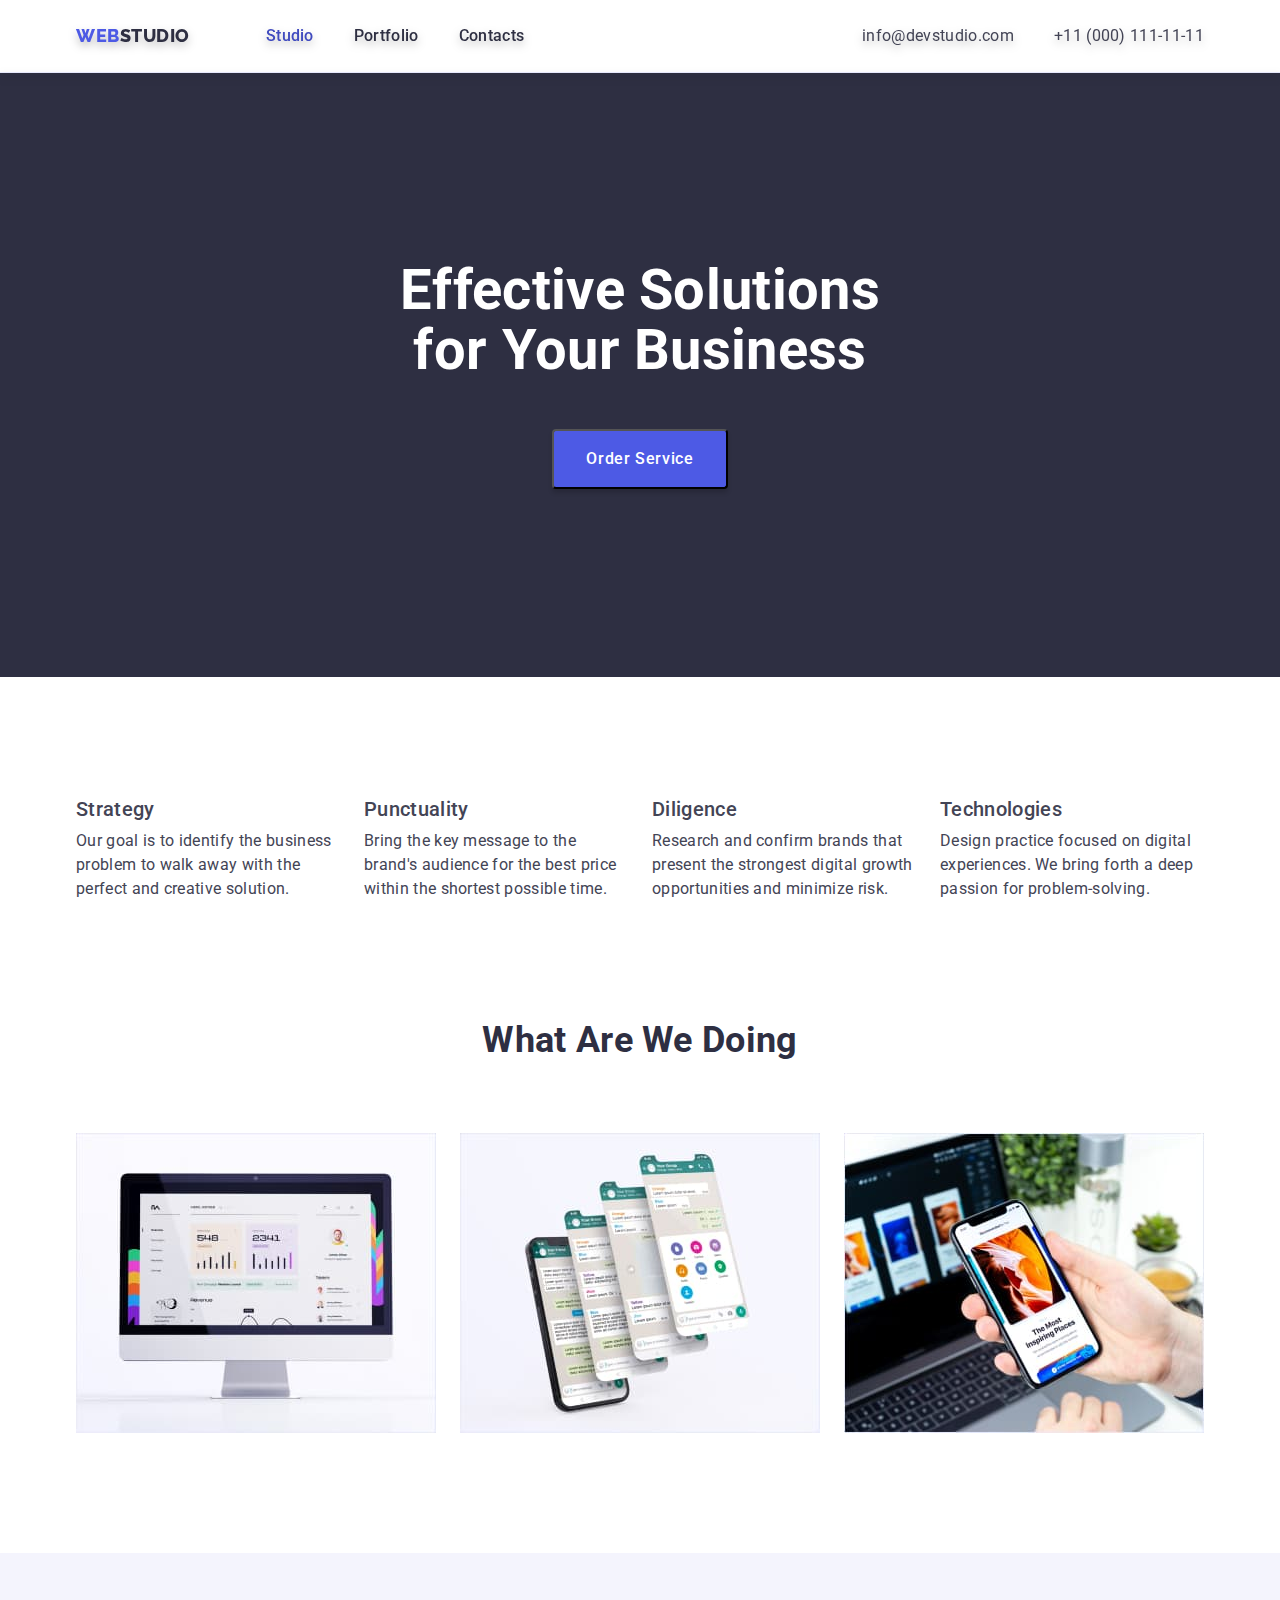
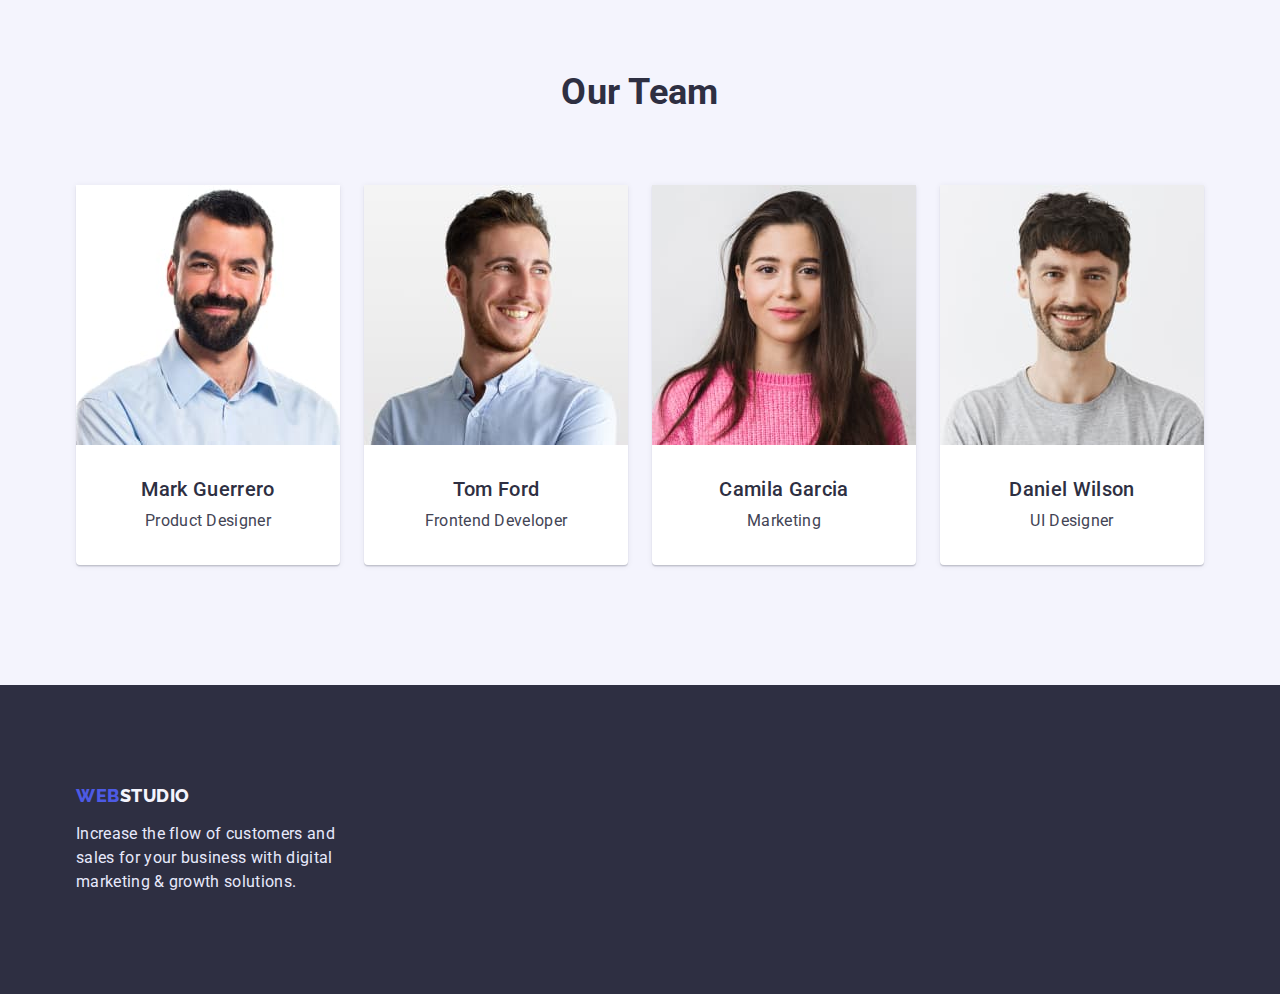
<file: index.html>
<!DOCTYPE html>
<html lang="en">
<head>
    <meta charset="UTF-8">
    <meta http-equiv="X-UA-Compatible" content="IE=edge">
    <meta name="viewport" content="width=device-width, initial-scale=1.0">
    <title>Студія</title>
    <link rel="preconnect" href="https://fonts.googleapis.com">
    <link rel="preconnect" href="https://fonts.gstatic.com" crossorigin>
    <link href="https://fonts.googleapis.com/css2?family=Raleway:wght@800&family=Roboto:wght@400;500;700;900&display=swap"
        rel="stylesheet">
    <link rel="stylesheet" href="https://cdnjs.cloudflare.com/ajax/libs/modern-normalize/1.1.0/modern-normalize.min.css">
    <link rel="stylesheet" href="./css/style.css">
</head>
<body>
    <header class="header">
        <div class="conteiner header-conteiner">
            <nav class="header-nav">
                <a class="logo" href="./index.html"><span class="logo-decor">Web</span>Studio</a>
                <ul class="header-nav-list list">
                    <li class="header-item">
                        <a class="link current" href="./index.html">Studio</a>
                    </li>
                    <li class="header-item">
                        <a class="link" href="./portfolio.html">Portfolio</a>
                    </li>
                    <li class="header-item">
                        <a class="link" href="">Contacts</a>
                    </li>
                </ul>
            </nav>
            <address>
                <ul class="header-contacts list">
                    <li class="header-contacts-item">
                        <a href="mailto:info@devstudio.com" class="link">info@devstudio.com</a>
                    </li>
                    <li class="header-contacts-item">
                        <a href="tel:+110001111111" class="link">+11 (000) 111-11-11</a>
                    </li>
                </ul>
            </address>
        </div>        
    </header>
    <main>
            <section class="hero">
                <div class="conteiner">
                    <h1 class="hero-title">Effective Solutions for Your Business</h1>
                    <button class="hero-button" type="button">Order Service</button>
                </div>                    
            </section>
            <section class="functions section">
                <div class="conteiner">
                    <h2 class="visually-hidden">functions</h2>
                    <ul class="functions-list list">
                        <li class="functions-item">
                            <h3 class="functions-title">Strategy</h3>
                            <p class="functions-text">Our goal is to identify the business
                                        problem to walk away with the perfect and creative solution.</p>
                        </li>
                        <li class="functions-item">
                            <h3 class="functions-title">Punctuality</h3>
                            <p class="functions-text">Bring the key message to the brand's audience for the best price within the
                                        shortest possible time.</p>
                        </li>
                        <li class="functions-item">
                            <h3 class="functions-title">Diligence</h3>
                            <p class="functions-text">Research and confirm brands that present the strongest digital growth
                                        opportunities and minimize risk.</p>
                        </li>
                        <li class="functions-item">
                            <h3 class="functions-title">Technologies</h3>
                            <p class="functions-text">Design practice focused on digital experiences. We bring forth a deep passion for
                                        problem-solving.</p>
                        </li>
                    </ul>
                </div>
            </section>       
            <section class="work section">
                <div class="conteiner">
                    <h2 class="section-title">What are we doing</h2>
                    <ul class="working-list list">
                        <li class="working-item">
                            <img src="./images/desctop.jpg" alt="desctop" width="360" height="300">
                        </li>
                        <li class="working-item">
                            <img src="./images/listing.jpg" alt="listing" width="360" height="300">
                        </li>
                        <li class="working-item">
                            <img src="./images/adaptiv.jpg" alt="adaptiv" width="360" height="300">
                        </li>
                    </ul>
                </div>
            </section>
            <section class="comand section">
                <div class="conteiner">
                    <h2 class="section-title">Our Team</h2>
                    <ul class="comand-list list">
                        <li class="comand-card">
                            <article>
                                <img class="comand-img" src="./images/productdesigner.jpg" alt="product designer" width="264" height="260">
                                <div class="comand-card-content">
                                    <h3 class="comand-title">Mark Guerrero</h3>
                                    <p class="comand-text">Product Designer</p>
                                </div>
                            </article>                            
                        </li>
                        <li class="comand-card">
                            <article>
                                <img class="comand-img" src="./images/frontenddeveloper.jpg" alt="frontend developer" width="264" height="260">
                                <div class="comand-card-content">
                                    <h3 class="comand-title">Tom Ford</h3>
                                    <p class="comand-text">Frontend Developer</p>
                                </div>
                            </article>                            
                        </li>
                        <li class="comand-card">
                            <article>
                                <img class="comand-img" src="./images/marketing.jpg" alt="marketing" width="264" height="260">
                                <div class="comand-card-content">
                                    <h3 class="comand-title">Camila Garcia</h3>
                                    <p class="comand-text">Marketing</p>
                                </div>
                            </article>
                        </li>
                        <li class="comand-card">
                            <article>
                                <img class="comand-img" src="./images/uidesigner.jpg" alt="ui designer" width="264" height="260">
                                <div class="comand-card-content">
                                    <h3 class="comand-title">Daniel Wilson</h3>
                                    <p class="comand-text">UI Designer</p>
                                </div>
                            </article>
                        </li>
                    </ul>
                </div>
            </section>        
    </main>
    <footer class="footer">
        <div class="conteiner">
            <div class="footer-content">
                <a class="footer-logo" href="./index.html"><span class="logo-decor">Web</span>Studio</a>
                <p class="footer-text">Increase the flow of customers and sales for your business with digital marketing & growth
                                    solutions.</p>
            </div>
        </div>
    </footer>
</body>
</html>
</file>
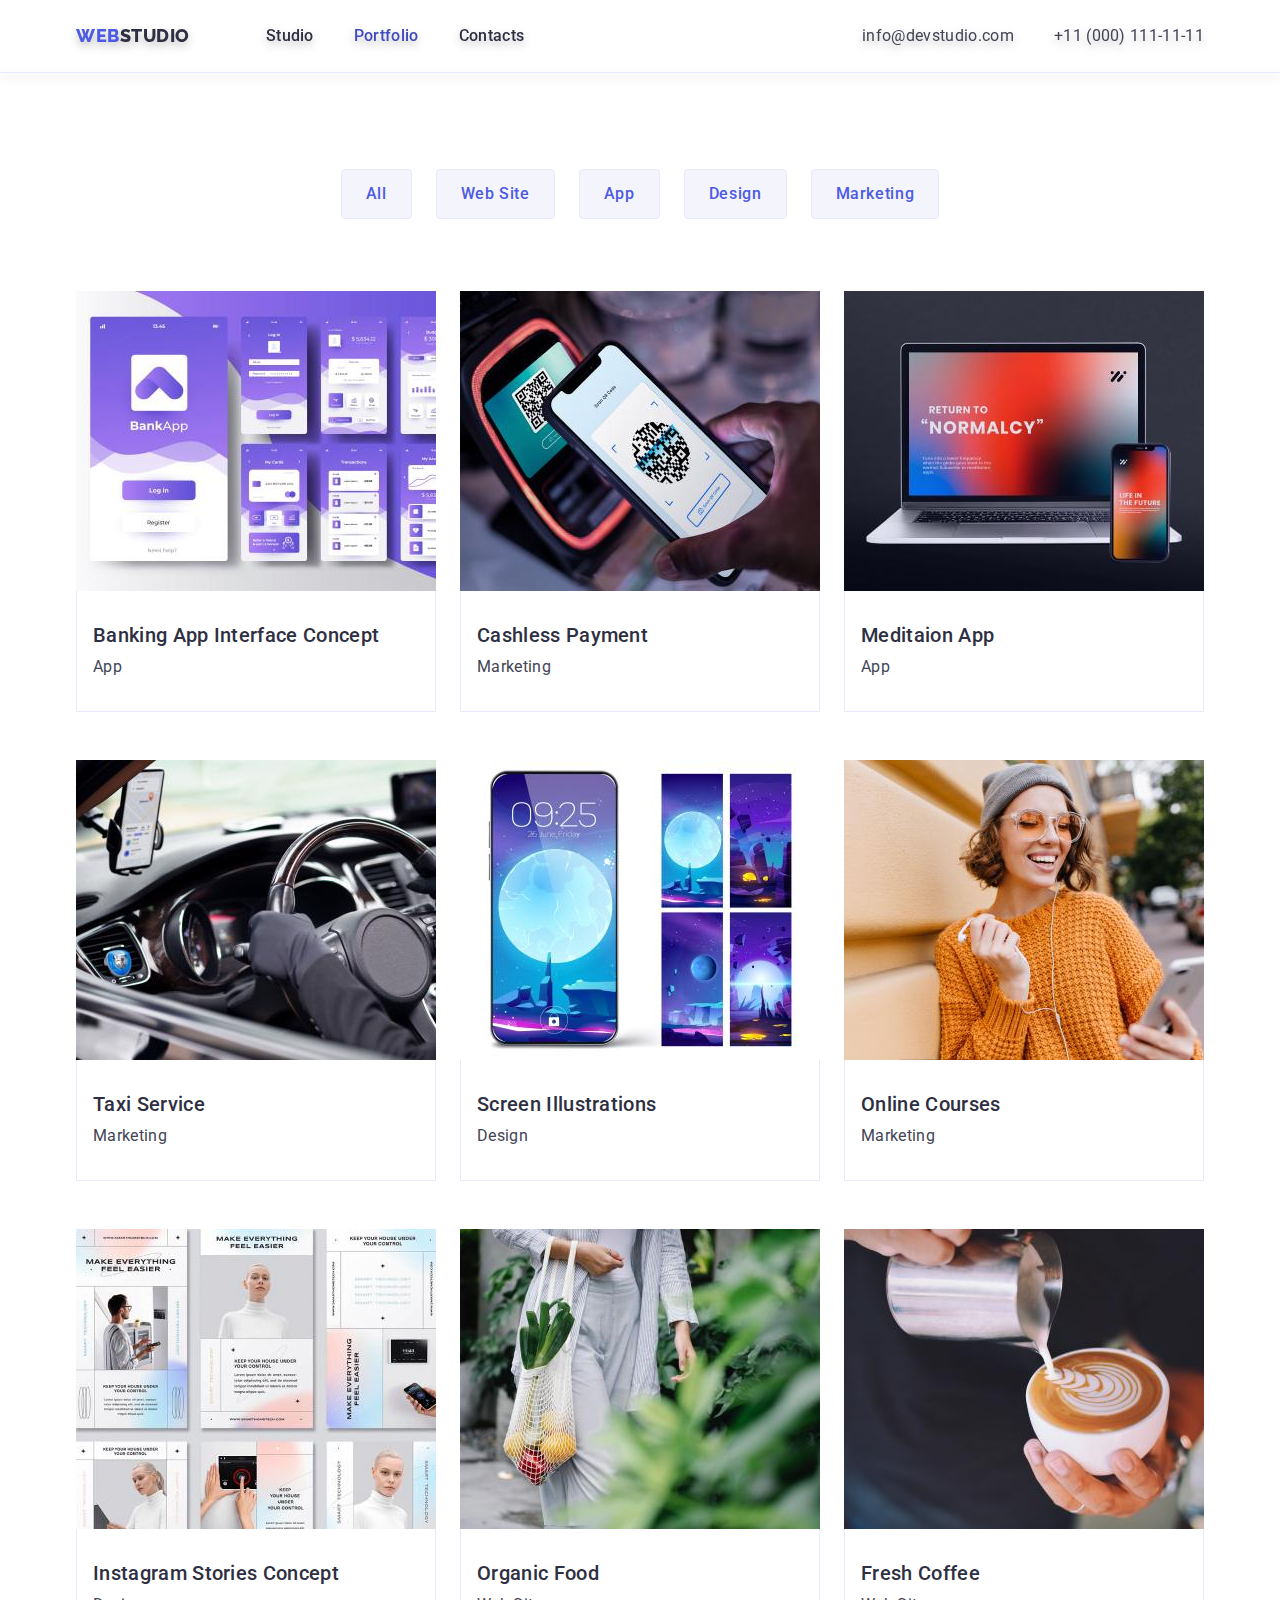
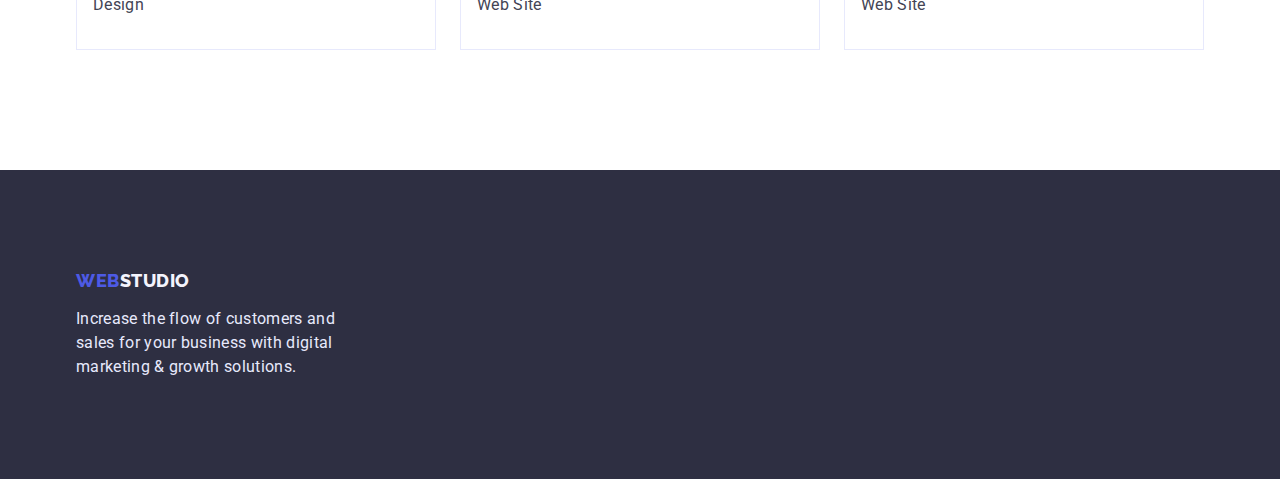
<file: portfolio.html>
<!DOCTYPE html>
<html lang="en">

<head>
    <meta charset="UTF-8">
    <meta http-equiv="X-UA-Compatible" content="IE=edge">
    <meta name="viewport" content="width=device-width, initial-scale=1.0">
    <title>Portfolio</title>
    <link rel="preconnect" href="https://fonts.googleapis.com">
    <link rel="preconnect" href="https://fonts.gstatic.com" crossorigin>
    <link href="https://fonts.googleapis.com/css2?family=Raleway:wght@800&family=Roboto:wght@400;500;700;900&display=swap"
        rel="stylesheet">
    <link rel="stylesheet" href="https://cdnjs.cloudflare.com/ajax/libs/modern-normalize/1.1.0/modern-normalize.min.css">
    <link rel="stylesheet" href="./css/style.css">
</head>

<body>
    <header class="header">
        <div class="conteiner header-conteiner">
            <nav class="header-nav">
                <a class="logo" href="./index.html"><span class="logo-decor">Web</span>Studio</a>
                <ul class="header-nav-list list">
                    <li class="header-item">
                        <a class="link" href="./index.html">Studio</a>
                    </li>
                    <li class="header-item">
                        <a class="link current" href="./portfolio.html">Portfolio</a>
                    </li>
                    <li class="header-item">
                        <a class="link" href="">Contacts</a>
                    </li>
                </ul>
            </nav>
            <address>
                <ul class="header-contacts list">
                    <li class="header-contacts-item">
                        <a href="mailto:info@devstudio.com" class="link">info@devstudio.com</a>
                    </li>
                    <li class="header-contacts-item">
                        <a href="tel:+110001111111" class="link">+11 (000) 111-11-11</a>
                    </li>
                </ul>
            </address>
        </div>
    </header>
    <main>
        <section class="portfolio-section">
            <div class="conteiner">
                <h1 class="visually-hidden">Portfolio</h1>
                    <ul class="portfolio-button-list list">
                        <li><button type="button" class="portfolio-button">All</button></li>
                        <li><button type="button" class="portfolio-button">Web Site</button></li>
                        <li><button type="button" class="portfolio-button">App</button></li>
                        <li><button type="button" class="portfolio-button">Design</button></li>
                        <li><button type="button" class="portfolio-button">Marketing</button></li>
                    </ul>
                    <ul class="portfolio-work-list list">
                        <li class="portfolio-work-card">
                            <img class="portfolio-work-img" src="./images/bankingapp.jpg" alt="Banking App Interface Concept" width="360"
                                    height="300">
                            <div class="work-card-content">
                                <h2 class="portfolio-work-title">Banking App Interface Concept</h2>
                                <p class="portfolio-work-text">App</p>
                            </div>
                        </li>
                        <li class="portfolio-work-card">
                            <img class="portfolio-work-img" src="./images/payment.jpg" alt="Cashless Payment" width="360" height="300">
                            <div class="work-card-content">
                                <h2 class="portfolio-work-title">Cashless Payment</h2>
                                <p class="portfolio-work-text">Marketing</p>
                            </div>
                        </li>
                        <li class="portfolio-work-card">
                            <img class="portfolio-work-img" src="./images/meditaionapp.jpg" alt="Meditaion App" width="360" height="300">
                            <div class="work-card-content">
                                <h2 class="portfolio-work-title">Meditaion App</h2>
                                <p class="portfolio-work-text">App</p>
                            </div>
                        </li>
                        <li class="portfolio-work-card">
                            <img class="portfolio-work-img" src="./images/taxi.jpg" alt="Taxi Service" width="360" height="300">
                            <div class="work-card-content">
                                <h2 class="portfolio-work-title">Taxi Service</h2>
                                <p class="portfolio-work-text">Marketing</p>
                            </div>
                        </li>
                        <li class="portfolio-work-card">
                            <img class="portfolio-work-img" src="./images/screenillustrations.jpg" alt="Screen Illustrations" width="360"
                                    height="300">
                            <div class="work-card-content">
                                <h2 class="portfolio-work-title">Screen Illustrations</h2>
                                <p class="portfolio-work-text">Design</p>
                            </div>
                        </li>
                        <li class="portfolio-work-card">
                            <img class="portfolio-work-img" src="./images/onlinecourses.jpg" alt="Online Courses" width="360" height="300">
                            <div class="work-card-content">
                                <h2 class="portfolio-work-title">Online Courses</h2>
                                <p class="portfolio-work-text">Marketing</p>
                            </div>
                        </li>
                        <li class="portfolio-work-card">
                            <img class="portfolio-work-img" src="./images/instagramstories.jpg" alt="Instagram Stories Concept" width="360"
                                    height="300">
                            <div class="work-card-content">
                                <h2 class="portfolio-work-title">Instagram Stories Concept</h2>
                                <p class="portfolio-work-text">Design</p>
                            </div>
                        </li>
                        <li class="portfolio-work-card">
                            <img class="portfolio-work-img" src="./images/organicfood.jpg" alt="Organic Food" width="360" height="300">
                            <div class="work-card-content">
                                <h2 class="portfolio-work-title">Organic Food</h2>
                                <p class="portfolio-work-text">Web Site</p>
                            </div>
                        </li>
                        <li class="portfolio-work-card">
                            <img class="portfolio-work-img" src="./images/freshcoffee.jpg" alt="Fresh Coffee" width="360" height="300">
                            <div class="work-card-content">
                                <h2 class="portfolio-work-title">Fresh Coffee</h2>
                                <p class="portfolio-work-text">Web Site</p>
                            </div>
                        </li>
                    </ul>
            </div>
        </section>
    </main>
    <footer class="footer">
        <div class="conteiner">
            <div class="footer-content">
                <a class="footer-logo" href="./index.html"><span class="logo-decor">Web</span>Studio</a>
                <p class="footer-text">Increase the flow of customers and sales for your business with digital marketing &
                    growth
                    solutions.</p>    
            </div>
        </div>
    </footer>
</body>

</html>
</file>
<file: css/style.css>
:root {
    --primery-brend-color: #4D5AE5;
    --active-btn-color: #404BBF;

    --primery-bcg-color: #2E2F42;
    --backgrond-white-color: #FFFFFF;
    --secondery-bcg-color: #F4F4FD;


    --primery-text-color: #434455;
    --secondery-text-color: #8E8F99;
    --accenr-text-color: #E7E9FC;
    --text-white-color: #FFFFFF;  
    --border-header: #000000;
}

body {
    color: var(--primery-text-color);
    background-color: var(--backgrond-white-color);
    font-family: Roboto, sans-serif;
    font-size: 16px;
    letter-spacing: 0.02em;
}

p, h1, h2, h3, h4, h5, h6 {
    margin-top: 0;
    margin-bottom: 0;
}

ul, ol {
    margin-top: 0;
    margin-bottom: 0;
    padding-left: 0;
}
img {
    display: block;
}
.list {
list-style: none;
}

.conteiner {
    margin-left: auto;
    margin-right: auto;
    width: 1158px;
    padding-left: 15px;
    padding-right: 15px;
    }

/* Шапка сайта */
.header {
    border-bottom: 1px solid var(--accenr-text-color);
    filter: drop-shadow(0px 4px 4px rgba(0, 0, 0, 0.25));
    padding: 24px 0;
}
.header-conteiner {
   display: flex;
   align-items: center;
}

.logo {
    color: var(--primery-bcg-color);
    font-family: Raleway, sans-serif;
    font-weight: 800;
    font-size: 18px;
    line-height: 1.33;
    letter-spacing: 0.03em;
    text-transform: uppercase;
    text-decoration: none;
    margin-right: 76px;
}

.logo-decor {
    color: var(--primery-brend-color);
}
.header-nav {
    display: flex;
    align-items: center;
    margin-right: auto;
}
.header-item:not(:last-child) {
    margin-right: 40px;
    margin-left: auto;
}
.header-nav-list {
    display: flex;
    align-items: center;
}
.header-nav-list .link {
    color: var(--primery-bcg-color);
    font-weight: 500;
    line-height: 1.5;
    text-decoration: none;
}

.header-nav-list .link:hover,
.header-nav-list .link:focus {
    color: var(--active-btn-color);
}
.header-nav-list .link.current {
    color: var(--active-btn-color);
}
.header-contacts {
    display: flex;
    align-items: center;
    font-style: normal;
}
.header-contacts .link{
    color: var(--primery-text-color);
    line-height: 1.5;
    text-decoration: none;
}

.header-contacts .link:hover,
.header-contacts .link:focus {
    color: var(--active-btn-color);
}
.header-contacts-item:not(:last-child) {
    margin-right: 40px;
}
/* Main content */
/* герой */
.hero {
    background-color: var(--primery-bcg-color);
    text-align: center;
    padding-top: 188px;
    padding-bottom: 188px;
}
.hero-title {
    color: var(--text-white-color);
    font-size: 56px;
    line-height: 1.07;
    max-width: 496px;
    margin-bottom: 48px;
    margin-left: auto;
    margin-right: auto;
}
.hero-button {
    padding: 16px 32px;
    color: var(--text-white-color);
    background: var(--primery-brend-color);
    font-family: Roboto, sans-serif;
    font-style: normal;
    font-weight: 500;
    font-size: 16px;
    line-height: 1.5;
    letter-spacing: 0.04em;
    cursor: pointer;
    box-shadow: 0px 4px 4px rgba(0, 0, 0, 0.15);
    border-radius: 4px;
    display: block;
    margin: auto;
}

.hero-button:hover,
.hero-button:focus {
    background-color: var(--active-btn-color);
}

.section {
    padding-top: 120px;
    padding-bottom: 120px;
}
/* Функции */


.visually-hidden {
    position: absolute;
    width: 1px;
    height: 1px;
    margin: -1px;
    border: 0;
    padding: 0;
    white-space: nowrap;
    clip-path: inset(100%);
    clip: rect(0 0 0 0);
    overflow: hidden;
}
.functions-list {
    display: flex;
    gap: 24px;
}
.functions-item {
    flex-basis: calc((100% - 72px)/4);
}
.functions-title {
    font-weight: 500;
    font-size: 20px;
    line-height: 1.2;
    margin-bottom: 8px;}

.functions-text {
    line-height: 1.5;
}

/* Образці работы */
.work {
    padding-top: 0px;
}
.section-title {
    color: var(--primery-bcg-color);
    font-size: 36px;
    line-height: 1.11;
    text-align: center;
    text-transform: capitalize;
    margin-bottom: 72px;
}
.working-list {
    display: flex;
    flex-wrap: wrap;
    gap: 24px;
}
.working-item {
    flex-basis: calc((100% - 48px)/3);
}
/* Команда */
.comand {
    background-color: var(--secondery-bcg-color);
}
.comand-list {
    display: flex;
    flex-wrap: wrap;
    gap: 24px;
}
.comand-card {
    background: var(--backgrond-white-color);
    flex-basis: calc((100% - 72px)/4);
    box-shadow: 0px 1px 6px rgba(46, 47, 66, 0.08), 0px 1px 1px rgba(46, 47, 66, 0.16), 0px 2px 1px rgba(46, 47, 66, 0.08);
    border-radius: 0px 0px 4px 4px;
}

.comand-card-content {
    padding: 32px 16px;
}
.comand-title {
    color: var(--primery-bcg-color);
    font-weight: 500;
    font-size: 20px;
    line-height: 1.2;
    text-align: center;
    margin-bottom: 8px;
}
.comand-text {
    line-height: 1.5;
    text-align: center;
}
/* Футер */
.footer {
    background-color: var(--primery-bcg-color);
    padding-top: 100px;
    padding-bottom: 100px;
}
.footer-content {
    max-width: 264px;
}
.footer-logo {
    color: var(--secondery-bcg-color);
    font-family: Raleway, sans-serif;
    font-weight: 800;
    font-size: 18px;
    line-height: 1.17;
    letter-spacing: 0.03em;
    text-transform: uppercase;
    text-decoration: none;
}
.footer-text {
    color: var(--accenr-text-color);
    line-height: 1.5;
    margin-top: 16px;
}

/* Портфолио */

.portfolio-section {
    background-color: var(--backgrond-white-color);
    padding-top: 96px; 
    padding-bottom: 120px;
}
.portfolio-button-list{
    display: flex;
    align-items: center;
    justify-content: center;
    gap: 24px;
    margin-bottom: 72px;
}
.portfolio-button {
    padding: 12px 24px;
    color: var(--primery-brend-color);
    background-color: var(--secondery-bcg-color);
    font-family: Roboto, sans-serif;
    font-weight: 500;
    font-size: 16px;
    line-height: 1.5;
    letter-spacing: 0.04em;
    text-decoration: none;
    cursor: pointer;
    border: 1px solid var(--accenr-text-color);
    border-radius: 4px;
    display: block;
    margin: auto;
}
.portfolio-button:hover,
.portfolio-button:focus {
    color: var(--text-white-color);
    background-color: var(--active-btn-color);
}
.portfolio-work-list {
    display: flex;
    flex-wrap: wrap;
    row-gap: 48px;
    column-gap: 24px;
}
.portfolio-work-card {
    flex-basis: calc((100% - 48px) / 3);
}
.work-card-tumb {
}
.portfolio-work-title {
    color: var(--primery-bcg-color);
    font-weight: 500;
    font-size: 20px;
    line-height: 1.2;
    margin-bottom: 8px;
}
.portfolio-work-text {
    line-height: 1.5;
}
.work-card-content {
    padding: 32px 0 32px 16px;
    border: 1px solid #E7E9FC;
    border-top: none;

}
</file>
